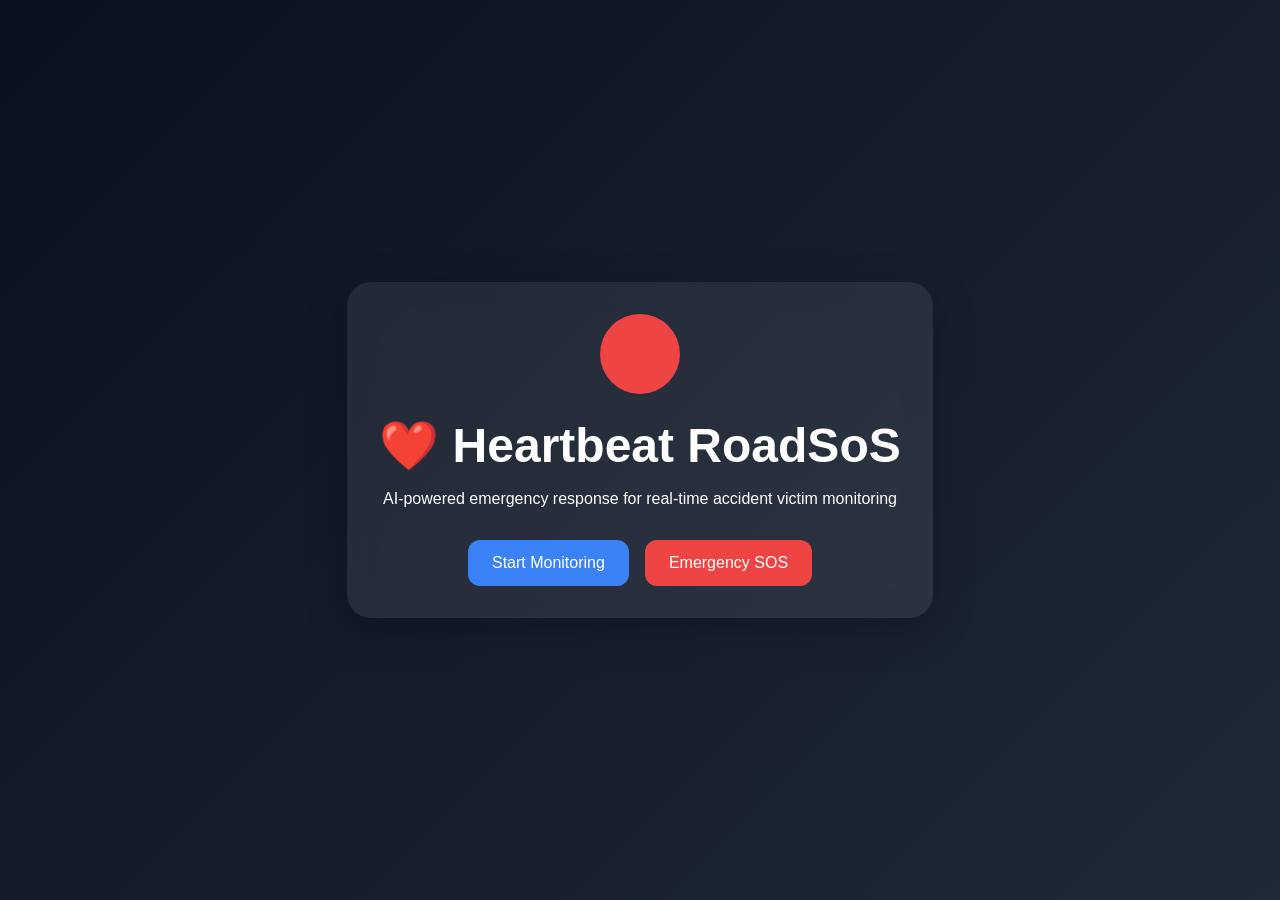
<file: frontend/index.html>
<!DOCTYPE html>
<html lang="en">
<head>
  <meta charset="UTF-8" />
  <meta name="viewport" content="width=device-width, initial-scale=1.0" />
  <title>Heartbeat RoadSoS</title>
  <link rel="stylesheet" href="style.css" />
</head>
<body>
  <main class="container center-screen">
    <div class="card hero-card">
      <div class="pulse-ring"></div>
      <h1>❤️ Heartbeat RoadSoS</h1>
      <p>AI-powered emergency response for real-time accident victim monitoring</p>
      <div class="button-group">
        <a href="dashboard.html" class="btn btn-primary">Start Monitoring</a>
        <button class="btn btn-danger" onclick="triggerSOS()">Emergency SOS</button>
      </div>
      <p id="status-msg"></p>
    </div>
  </main>

  <script>
    function triggerSOS() {
      document.getElementById('status-msg').textContent = 'Emergency alert sent to ambulance, hospital & emergency contacts.';
    }
  </script>
</body>
</html>
</file>
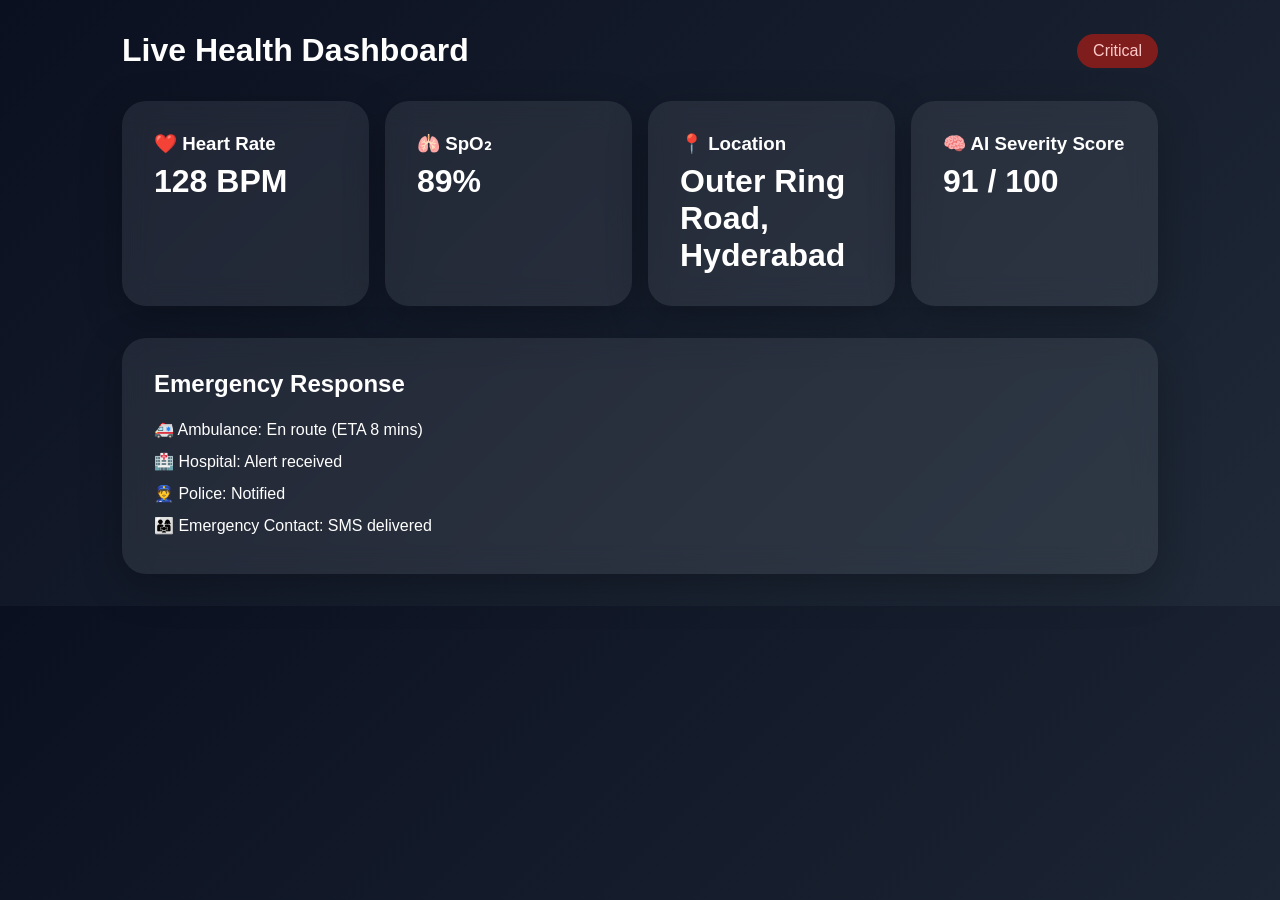
<file: frontend/dashboard.html>
<!DOCTYPE html>
<html lang="en">
<head>
  <meta charset="UTF-8" />
  <meta name="viewport" content="width=device-width, initial-scale=1.0" />
  <title>RoadSoS Dashboard</title>
  <link rel="stylesheet" href="style.css" />
</head>
<body>
  <main class="container">
    <header class="page-header">
      <h1>Live Health Dashboard</h1>
      <span class="badge critical">Critical</span>
    </header>

    <section class="grid">
      <div class="card metric-card">
        <h3>❤️ Heart Rate</h3>
        <p id="heartRate">128 BPM</p>
      </div>

      <div class="card metric-card">
        <h3>🫁 SpO₂</h3>
        <p id="oxygen">89%</p>
      </div>

      <div class="card metric-card">
        <h3>📍 Location</h3>
        <p>Outer Ring Road, Hyderabad</p>
      </div>

      <div class="card metric-card">
        <h3>🧠 AI Severity Score</h3>
        <p>91 / 100</p>
      </div>
    </section>

    <section class="card status-card">
      <h2>Emergency Response</h2>
      <ul>
        <li>🚑 Ambulance: En route (ETA 8 mins)</li>
        <li>🏥 Hospital: Alert received</li>
        <li>👮 Police: Notified</li>
        <li>👨‍👩‍👧 Emergency Contact: SMS delivered</li>
      </ul>
    </section>
  </main>

  <script>
    setInterval(() => {
      document.getElementById('heartRate').textContent = `${124 + Math.floor(Math.random() * 8)} BPM`;
      document.getElementById('oxygen').textContent = `${88 + Math.floor(Math.random() * 3)}%`;
    }, 2500);
  </script>
</body>
</html>
</file>
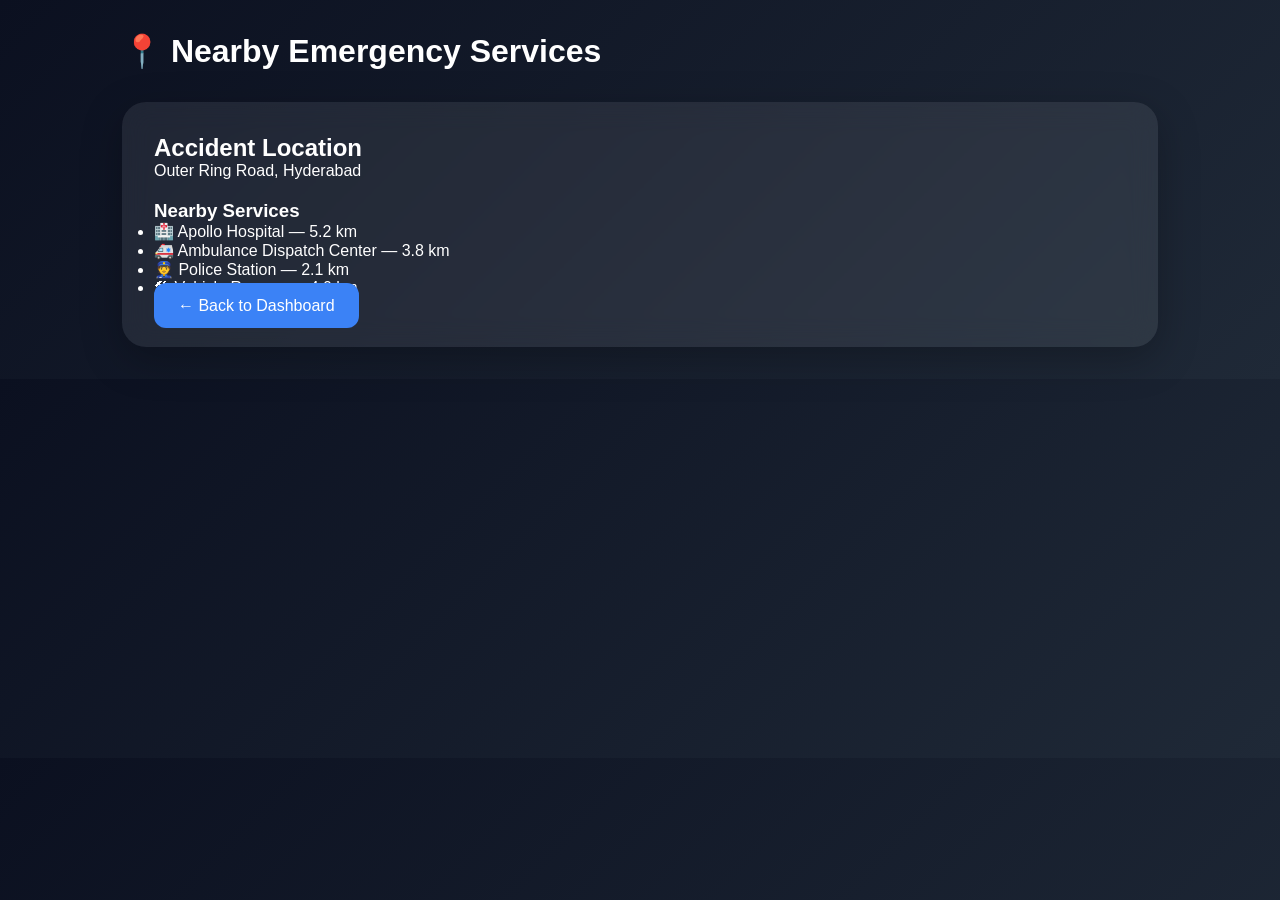
<file: frontend/map.html>
<!DOCTYPE html>
<html lang="en">
<head>
  <meta charset="UTF-8" />
  <title>CardioGuard - Emergency Map</title>
  <link rel="stylesheet" href="style.css" />
</head>
<body>

<main class="container">
  <header class="page-header">
    <h1>📍 Nearby Emergency Services</h1>
  </header>

  <div class="card">
    <h2>Accident Location</h2>
    <p>Outer Ring Road, Hyderabad</p>

    <h3 style="margin-top:20px;">Nearby Services</h3>

    <ul class="status-list">
      <li>🏥 Apollo Hospital — 5.2 km</li>
      <li>🚑 Ambulance Dispatch Center — 3.8 km</li>
      <li>👮 Police Station — 2.1 km</li>
      <li>🛠 Vehicle Rescue — 4.0 km</li>
    </ul>

    <a href="dashboard.html" class="btn btn-primary">← Back to Dashboard</a>
  </div>
</main>

</body>
</html>
</file>
<file: frontend/style.css>
:root {
  --bg: #0b1020;
  --card: rgba(255,255,255,0.08);
  --text: #ffffff;
  --danger: #ef4444;
  --primary: #3b82f6;
}

* { box-sizing: border-box; margin: 0; padding: 0; }
body {
  font-family: Arial, sans-serif;
  background: linear-gradient(135deg,#0b1020,#1f2937);
  color: var(--text);
}
.container { max-width: 1100px; margin: auto; padding: 2rem; }
.center-screen { min-height: 100vh; display:flex; align-items:center; justify-content:center; }
.card {
  background: var(--card);
  backdrop-filter: blur(14px);
  border-radius: 24px;
  padding: 2rem;
  box-shadow: 0 12px 40px rgba(0,0,0,.25);
}
.hero-card { text-align:center; max-width:700px; }
.hero-card h1 { font-size: 3rem; margin-bottom: 1rem; }
.button-group { margin-top:2rem; display:flex; gap:1rem; justify-content:center; }
.btn {
  text-decoration:none;
  border:none;
  padding: .9rem 1.5rem;
  border-radius: 12px;
  cursor:pointer;
  font-size:1rem;
}
.btn-primary { background: var(--primary); color:white; }
.btn-danger { background: var(--danger); color:white; }
.page-header { display:flex; justify-content:space-between; align-items:center; margin-bottom:2rem; }
.grid { display:grid; grid-template-columns: repeat(auto-fit,minmax(220px,1fr)); gap:1rem; }
.metric-card p { font-size:2rem; margin-top:.5rem; font-weight:700; }
.badge { padding:.5rem 1rem; border-radius:999px; }
.badge.critical { background:#7f1d1d; color:#fecaca; }
.status-card { margin-top:2rem; }
.status-card ul { list-style:none; line-height:2; margin-top:1rem; }
.pulse-ring {
  width:80px; height:80px; border-radius:50%; background:#ef4444; margin:0 auto 1.5rem;
  animation:pulse 1.5s infinite;
}
@keyframes pulse {
  0% { transform:scale(1); opacity:1; }
  100% { transform:scale(1.5); opacity:0; }
}
</file>
